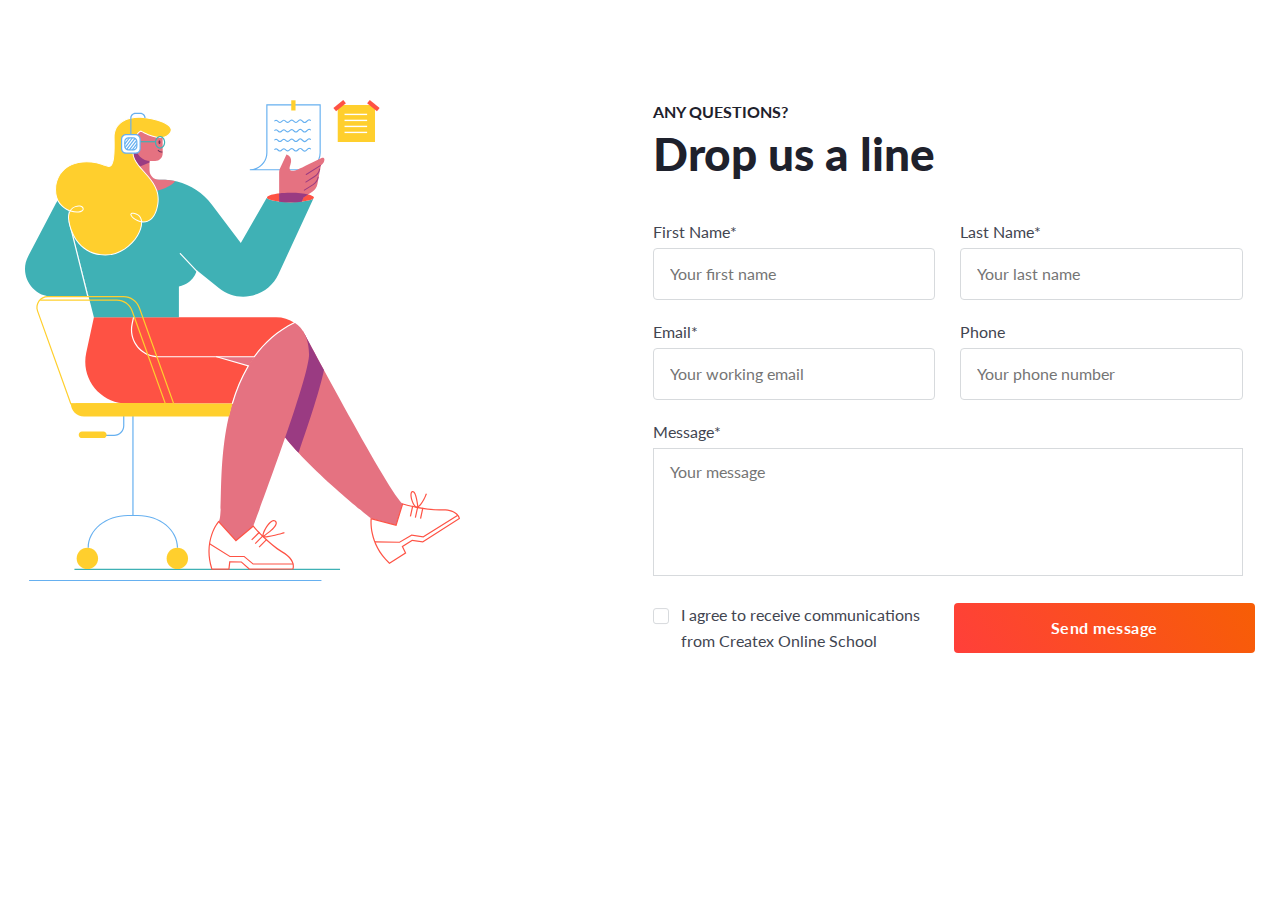
<file: index.html>
<!DOCTYPE html>
<html lang="zxx">

<head>
	<meta charset="UTF-8">
	<meta http-equiv="X-UA-Compatible" content="IE=edge">
	<meta name="viewport" content="width=device-width, initial-scale=1.0">
	<link rel="stylesheet" href="css/reset.css">
	<link rel="stylesheet" href="css/common.css">
	<link rel="stylesheet" href="css/style.css">
	<title>Lesson 15</title>
</head>

<body>
	<div class="wrapper">
		<header class="header">
			<div class="header__container"></div>
		</header>
		<main class="main">
			<div class="main__container contact">
				<div class="contact__box">
					<div class="contact__illustartion">
						<img src="img/illustration.svg" alt="illustration">
					</div>
					<div class="contact__questions">
						<div class="conatct__undertitel undertitel">
							<h6>Any questions?</h6>
							<h1>Drop us a line</h1>
						</div>
						<form class="contact__form form" method="POST" enctype="multipart/form-data" action="#">
							<div class="form__line">
								<label class="form__label form-item" for="name-01">First Name*</label>
								<input class="form__input form-item" required id="name-01" autocomplete="off" placeholder="Your first name"
									name="first-name" type="text">
							</div>
							<div class="form__line">
								<label class="form__label form-item" for="name-02">Last  Name*</label>
								<input class="form__input form-item" required id="name-02" autocomplete="off" placeholder="Your last name"
									name="last-name" type="text">
							</div>
							<div class="form__line">
								<label class="form__label form-item" for="email-01">Email*</label>
								<input class="form__input form-item" required id="email-01" autocomplete="off" placeholder="Your working email"
									name="email" type="email">
							</div>
							<div class="form__line">
								<label class="form__label form-item" for="phone-01">Phone</label>
								<input class="form__input form-item" id="phone-01" autocomplete="off" placeholder="Your phone number"
									name="phone" type="tel">
							</div>
							<div class="form__line">
								<label class="form__label form-item" for="message-01">Message*</label>
								<textarea id="message-01" autocomplete="off" name="message" class="form__area form-item " placeholder="Your message"></textarea>
							</div>
						</form>
						<div class="contact__send-message send-message">
							<div class="send-message__checkbox chexkbox">
								<div class="checkbox__box">
									<input id="agreement-01" type="checkbox" value="yes" required name="agreement" class="checkbox__input">
									<label for="agreement-01" class="checkbox__label"><span class="checkbox__text">I agree to receive communications from Createx Online School</span></label>
								</div>
							</div>
							<a href="" class="send-message__button button"><span>Send message</span></a>
						</div>
					</div>
				</div>
			</div>
		</main>
		<footer class="footer">
			<div class="footer__container"></div>
		</footer>
	</div>
</body>

</html>
</file>
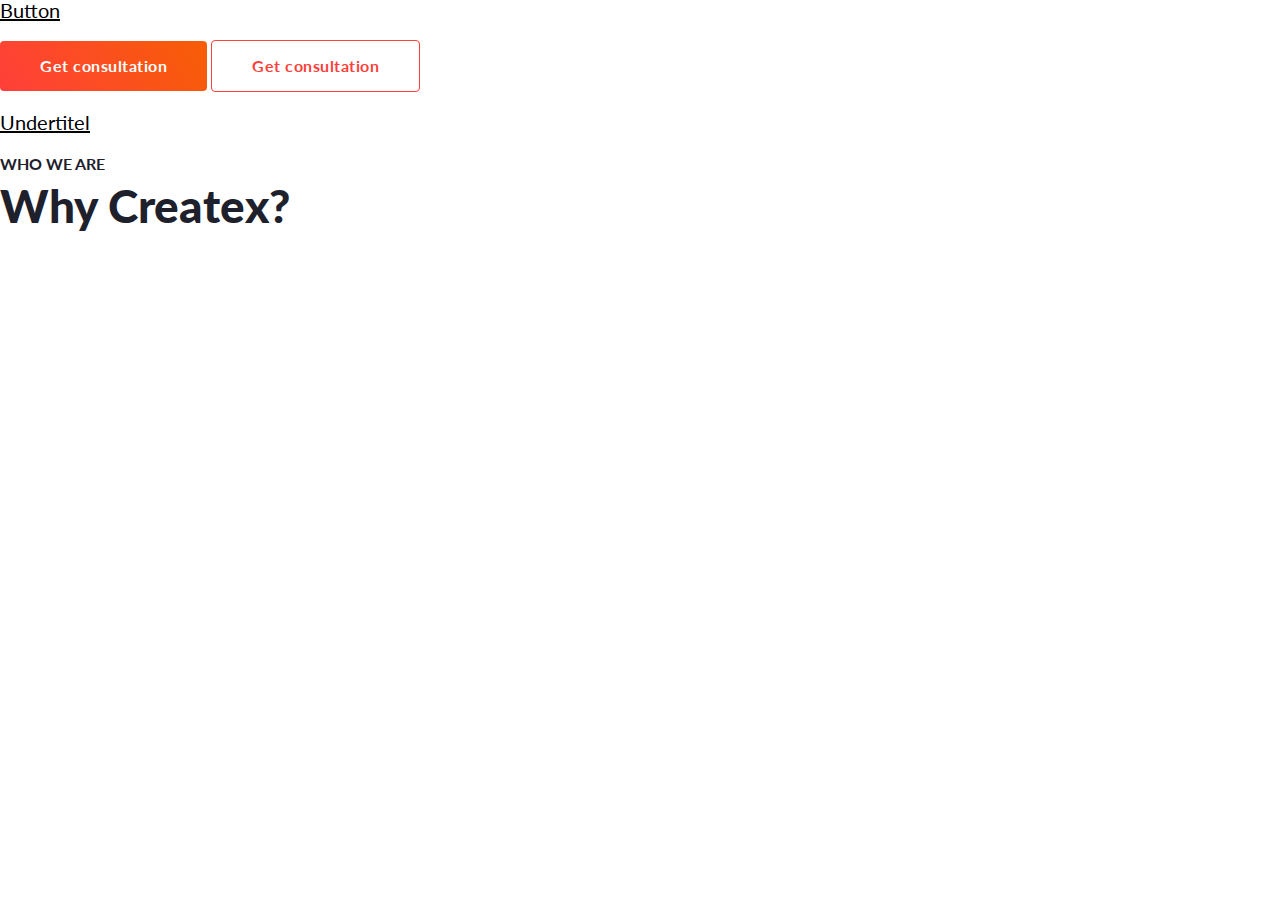
<file: _common.html>
<!DOCTYPE html>
<html lang="zxx">

<head>
	<meta charset="UTF-8">
	<meta http-equiv="X-UA-Compatible" content="IE=edge">
	<meta name="viewport" content="width=device-width, initial-scale=1.0">
	<link rel="stylesheet" href="css/reset.css">
	<link rel="stylesheet" href="css/common.css">
	<link rel="stylesheet" href="css/style.css">
	<style>
		div{
			margin-bottom: 20px;
		}
		p{
			font-weight: 700px;
			font-size: 20px;
			margin-bottom: 20px;
			color: black;
			text-decoration: underline;
			
		}
	</style>
	<title>компоненти</title>
</head>

<body>
	<div class="wrapper">
		<header class="header"></header>
		<main class="main">
			<div class="button-example">
				<p>Button</p>
				<a href="" class="button"><span>Get consultation</span></a>
				<a href="" class="button button--bg">
					<span>Get consultation</span>
				</a>
			</div>
			<div class="undertitel-example">
				<p>Undertitel</p>
				<div class="undertitel">
					<h6>Who we are</h6>
					<h1>Why Createx?</h1>
				</div>
			</div>
		</main>
		<footer class="footer"></footer>
	</div>
</body>

</html>
</file>
<file: css/common.css>
.button{
	background: linear-gradient(55.95deg, #FF3F3A 0%, #F75E05 100%);
	display: inline-block;
	padding: 15px 40px;
	border-radius: 4px;
	letter-spacing: 0.5px;
	font-weight: 700;
	line-height: 1.25;
	color: #fff;
	position: relative;

}
.button span{
	position: relative;
	z-index: 2;
}
.button::before{
	content: "";
	position: absolute;
	width: 100%;
	height: 100%;
	top: 0;
	left: 0;
	transition: opacity 0.4s ease 0s;
	opacity: 0;
	border-radius: 4px;
	box-shadow:  1px 5px 5px #ca3530;
}
.button:hover::before {
	opacity: 1;
}
.button--bg{
background: transparent;
position: relative;
padding: 15px 40px;
border: 1px solid #FF3F3A;
color:#FF3F3A;
transition: all 0.4s ease 0s;
}
.button--bg::before{
	content: "";
	position: absolute;
	width: 100%;
	height: 100%;
	top: 0;
	left: 0;
	transition: opacity 0.4s ease 0s;
	opacity: 0;
	border-radius: 4px;
	box-shadow:  1px 5px 5px #ca3530;
}
.button--bg:hover::before {
	opacity: 1;
}
h6{
	font-weight: 700;
font-size: 16px;
line-height: 150%;
text-transform: uppercase;
color: #1E212C;
}
h1{
font-weight: 900;
font-size: 46px;
line-height: 130%;
color: #1E212C;
}
</file>
<file: css/style.css>
@import url("https://fonts.googleapis.com/css?family=Lato:regular,700,900&display=swap");

body {
	font-family: "Lato";
	color: #424551;
}

.wrapper {
	overflow: hidden;
	min-height: 100%;
	position: relative;
	display: flex;
	flex-direction: column;
}

.wrapper>main {
	flex-grow: 1;
}

[class*="__container"] {
	max-width: 1260px;
	margin: 0 auto;
	padding-left: 15px;
	padding-right: 15px;
}

.contact {
	margin-top: 100px;
}
.contact__box {
	display: flex;
}
.contact__illustartion {
	flex: 0 1 50%;
}
.contact__questions {
	flex: 0 1 50%;
}
.conatct__undertitel {
	margin-bottom: 40px;
	margin-left: 12.5px;
}
.contact__form {
	display: flex;
    flex-wrap: wrap;
}

.form__line {
	padding: 0 12.5px;
	flex: 50%;
	margin-bottom: 24px;
}
.form__label {
	display: inline-block;
	margin-bottom: 8px;
}
.form__input {
	border: 1px solid #D7DADD;
	min-height: 52px;
    padding-left: 16px;
    background: white;
    border-radius: 4px;
}
.form__area {
	border: 1px solid #D7DADD;
	width: 100%;
	padding: 13px 0 0 16px;
    display: inline-block;
    min-height: 128px;
    resize: none;
}
.contact__send-message {
	display: flex;
    justify-content: space-between;
    align-items: center;
    row-gap: 24px;
    flex-wrap: wrap;
	margin-left: 12.5px;
}

.send-message__checkbox {
	flex: 0 1 45%;
    position: relative;
}
.checkbox__input {
	position: absolute;
    width: 0;
    height: 0;
    opacity: 0;
}
.checkbox__label {
	cursor: pointer;
    display: inline-flex;
    align-items: flex-start;
    gap: 12px;
}
.checkbox__label::before{
	content: '';
    flex: 0 0 16px;
    border: 1px solid #D7DADD;
    width: 16px;
    height: 16px;
    border-radius: 3px;
    transform: translate(0, 38%);
}
.checkbox__input:checked + .checkbox__label::before {
	background: #FF3F3A url('../img/checked.svg') center / 100% no-repeat;
}
.checkbox__text {
	line-height: 26px;
}
.send-message__button {
	flex: 0 1 50%;
	text-align: center;
}
</file>
